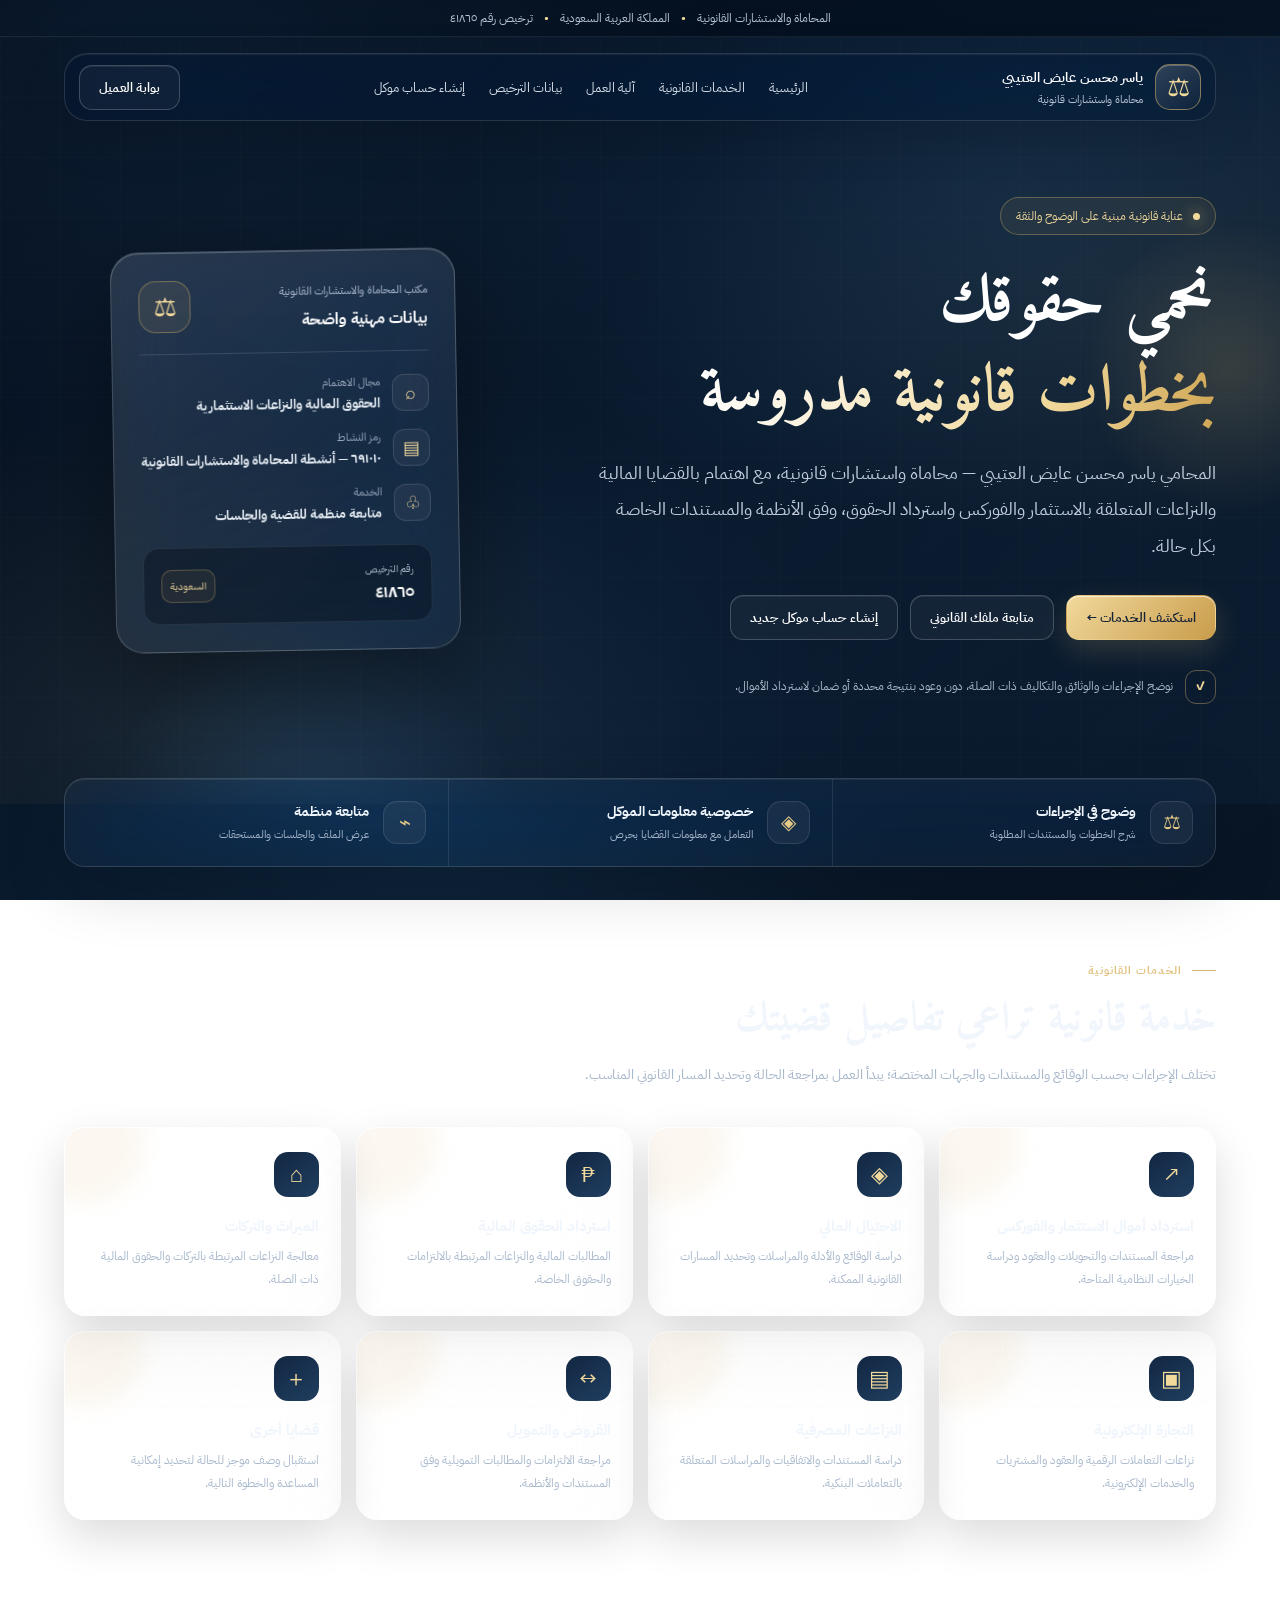
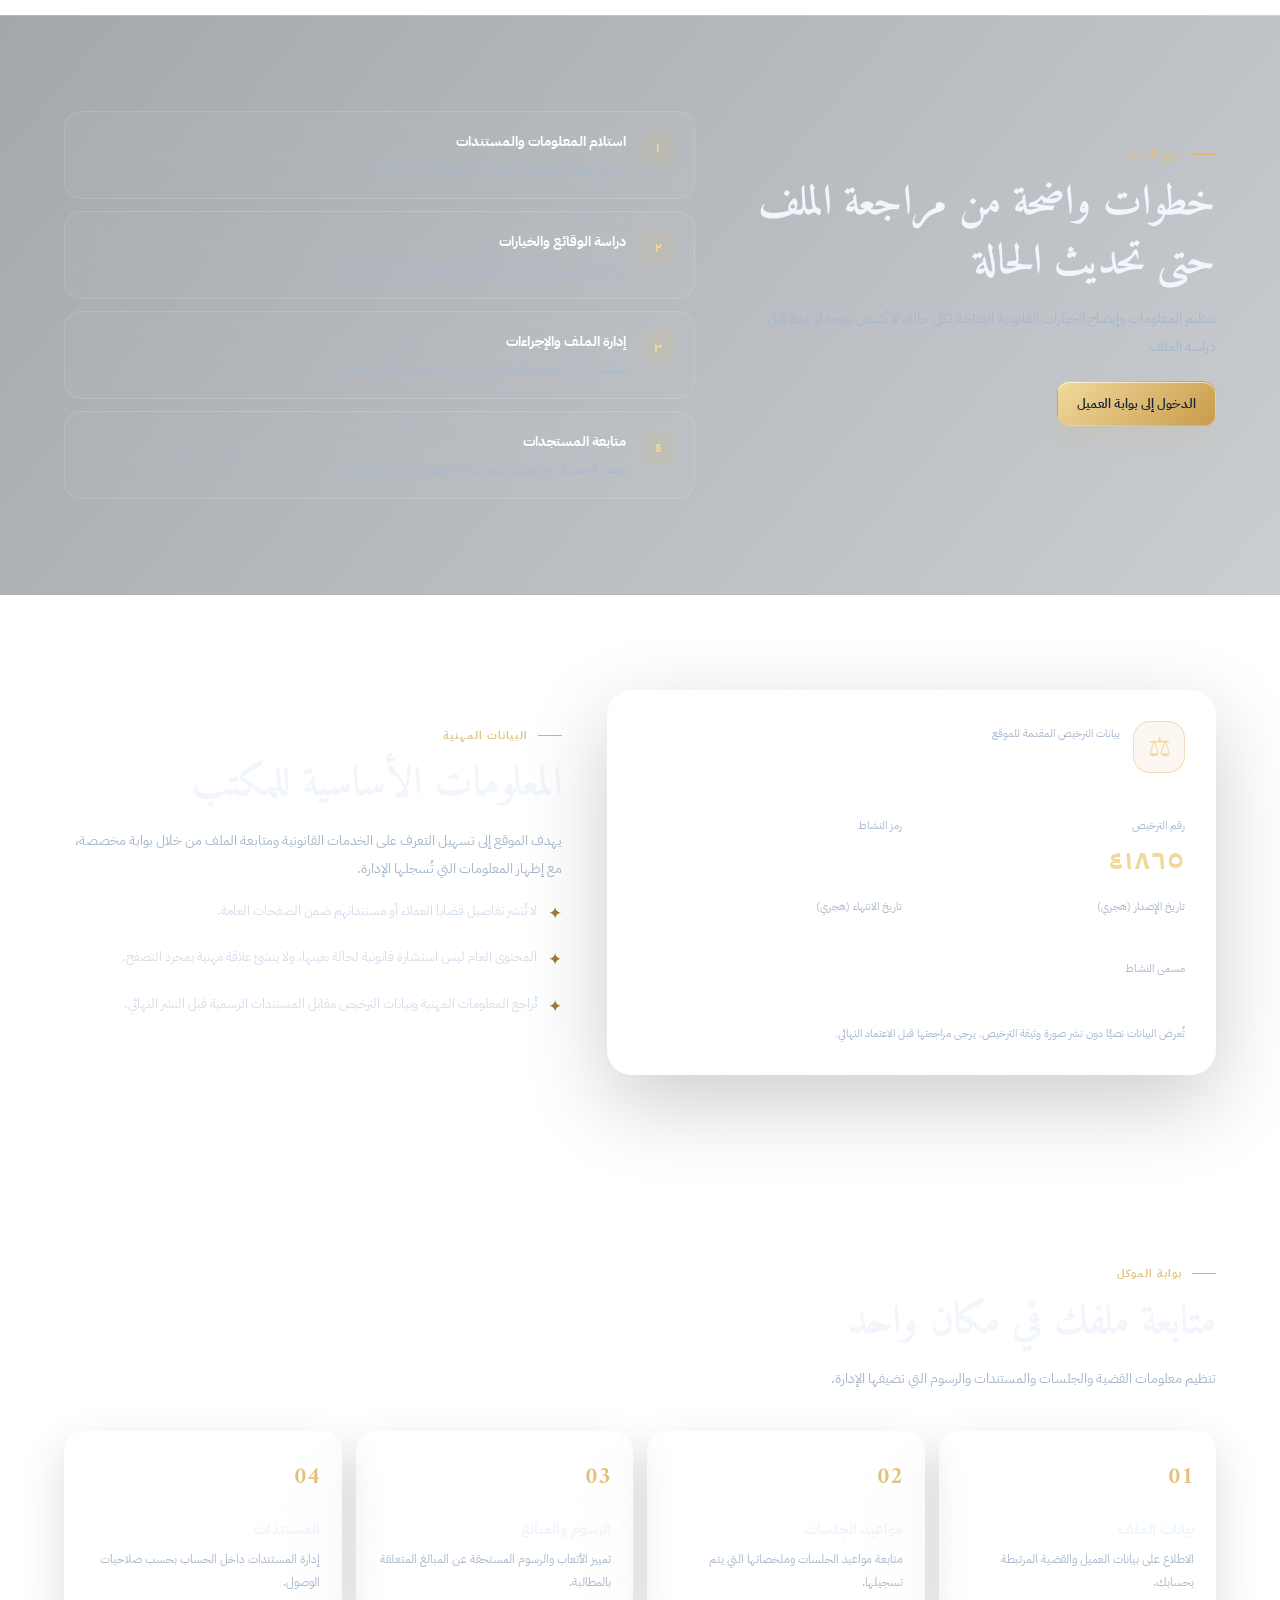
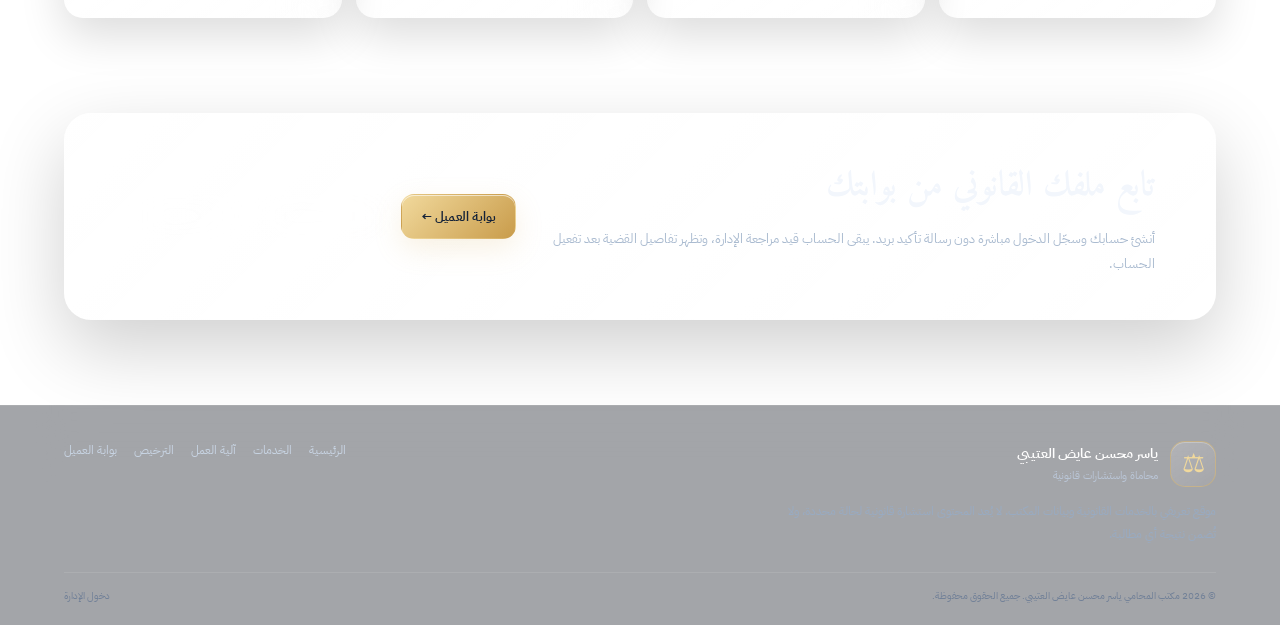
<file: index.html>
<!doctype html>
<html lang="ar" dir="rtl">
<head>
<meta charset="utf-8"><meta name="viewport" content="width=device-width,initial-scale=1"><meta name="theme-color" content="#081426">
<meta name="description" content="المحامي ياسر محسن عايض العتيبي - محاماة واستشارات قانونية، وخدمات للقضايا المالية والنزاعات الاستثمارية.">
<meta property="og:type" content="website">
<meta property="og:locale" content="ar_SA">
<meta property="og:site_name" content="مكتب المحامي ياسر محسن عايض العتيبي">
<meta property="og:title" content="المحامي ياسر محسن عايض العتيبي | محاماة واستشارات قانونية">
<meta property="og:description" content="خدمات قانونية بوضوح وثقة. تعرّف على خدمات مكتب المحامي ياسر العتيبي وتواصل عبر الموقع الرسمي.">
<meta property="og:url" content="https://ksaryad.github.io/alrabie-law/">
<meta property="og:image" content="https://wsrv.nl/?url=ksaryad.github.io%2Falrabie-law%2Fshare-card.svg&amp;w=1200&amp;h=630&amp;fit=cover&amp;output=jpg&amp;q=85">
<meta property="og:image:secure_url" content="https://wsrv.nl/?url=ksaryad.github.io%2Falrabie-law%2Fshare-card.svg&amp;w=1200&amp;h=630&amp;fit=cover&amp;output=jpg&amp;q=85">
<meta property="og:image:type" content="image/jpeg">
<meta property="og:image:width" content="1200">
<meta property="og:image:height" content="630">
<meta property="og:image:alt" content="بطاقة تعريف بمكتب المحامي ياسر محسن عايض العتيبي">
<meta name="twitter:card" content="summary_large_image">
<meta name="twitter:title" content="المحامي ياسر محسن عايض العتيبي | محاماة واستشارات قانونية">
<meta name="twitter:description" content="خدمات قانونية بوضوح وثقة، عبر الموقع الرسمي لمكتب المحامي ياسر العتيبي.">
<meta name="twitter:image" content="https://wsrv.nl/?url=ksaryad.github.io%2Falrabie-law%2Fshare-card.svg&amp;w=1200&amp;h=630&amp;fit=cover&amp;output=jpg&amp;q=85">
<title>المحامي ياسر محسن عايض العتيبي | محاماة واستشارات قانونية</title>
<link rel="preconnect" href="https://fonts.googleapis.com"><link rel="preconnect" href="https://fonts.gstatic.com" crossorigin>
<link href="https://fonts.googleapis.com/css2?family=IBM+Plex+Sans+Arabic:wght@300;400;500;600;700&family=Amiri:wght@400;700&display=swap" rel="stylesheet">
<style>
:root{--navy:#081426;--navy2:#102743;--gold:#d9b56a;--goldLight:#f1d99c;--ink:#142338;--muted:#637186;--paper:#f3f5f8;--glass:rgba(255,255,255,.08)}
*{box-sizing:border-box}html{scroll-behavior:smooth}body{margin:0;font-family:"IBM Plex Sans Arabic",sans-serif;color:var(--ink);background:var(--paper);overflow-x:hidden}a{color:inherit}.topline{padding:9px 20px;background:#050d19;color:#b8c5d7;text-align:center;font-size:12px}.topline b{color:var(--goldLight);font-weight:500;margin:0 8px}
.nav-wrap{position:absolute;top:38px;left:0;right:0;z-index:20;padding:15px 5%}.nav{max-width:1300px;margin:auto;display:flex;align-items:center;justify-content:space-between;gap:20px}.brand{display:flex;align-items:center;gap:12px;text-decoration:none}.mark{width:46px;height:46px;display:grid;place-items:center;border:1px solid rgba(217,181,106,.55);border-radius:15px;color:var(--goldLight);font-size:26px;background:linear-gradient(145deg,rgba(255,255,255,.16),rgba(255,255,255,.02));box-shadow:inset 0 1px 0 rgba(255,255,255,.25)}.brand strong{display:block;color:#fff;font-weight:600;font-size:14px}.brand small{display:block;color:#b9c6d7;font-size:11px;margin-top:3px}.nav-links{display:flex;gap:24px;align-items:center}.nav-links a{font-size:13px;color:#d4dce7;text-decoration:none}.nav-links a:hover{color:var(--goldLight)}.nav-actions{display:flex;gap:9px;align-items:center}.toggle{display:none;color:white;background:var(--glass);border:1px solid #ffffff30;border-radius:11px;padding:8px 12px;font-size:19px}
.btn{display:inline-flex;align-items:center;justify-content:center;gap:8px;text-decoration:none;border:1px solid transparent;border-radius:13px;padding:12px 19px;min-height:44px;font:600 13px "IBM Plex Sans Arabic",sans-serif;cursor:pointer;transition:transform .2s,box-shadow .2s}.btn:hover{transform:translateY(-2px)}.gold{background:linear-gradient(135deg,var(--goldLight),#c99c4b);color:#142238;box-shadow:0 10px 28px #d9b56a30,inset 0 1px #fff9}.glass{border-color:#ffffff38;background:#ffffff0d;color:#fff;backdrop-filter:blur(15px)}
.hero{position:relative;isolation:isolate;overflow:hidden;min-height:690px;padding:160px 5% 100px;color:white;background:radial-gradient(ellipse at 78% 20%,#265a886b,transparent 38%),radial-gradient(ellipse at 15% 90%,#d9b56a22,transparent 33%),linear-gradient(125deg,#050d19,#0b1c32 50%,#142c49)}.hero:before{content:"";position:absolute;inset:0;z-index:-1;opacity:.2;background-image:linear-gradient(#fff1 1px,transparent 1px),linear-gradient(90deg,#fff1 1px,transparent 1px);background-size:60px 60px}.orb{position:absolute;z-index:-1;pointer-events:none;border-radius:50%;filter:blur(3px)}.orb.one{width:300px;height:300px;top:180px;right:-100px;background:radial-gradient(circle,#d9b56a2c,transparent 70%)}.orb.two{width:420px;height:420px;bottom:-230px;left:8%;background:radial-gradient(circle,#4082be30,transparent 70%)}
.hero-grid{max-width:1300px;margin:auto;display:grid;grid-template-columns:1.05fr .75fr;gap:7vw;align-items:center}.eyebrow{display:inline-flex;align-items:center;gap:10px;padding:9px 15px;border:1px solid #d9b56a5c;background:#d9b56a12;color:var(--goldLight);border-radius:50px;font-size:12px;backdrop-filter:blur(18px)}.eyebrow i{width:7px;height:7px;border-radius:50%;background:var(--goldLight);box-shadow:0 0 15px var(--gold)}
h1,h2,h3,p{margin-top:0}.hero h1{font:700 clamp(40px,5.2vw,68px)/1.35 "Amiri",serif;margin:24px 0 16px}.hero h1 em{font-style:normal;background:linear-gradient(100deg,#fff,var(--goldLight) 67%,#cfa553);-webkit-background-clip:text;background-clip:text;color:transparent}.hero-copy{max-width:680px;color:#c0ccdc;line-height:2.05;font-size:clamp(15px,1.4vw,18px);margin-bottom:26px}.hero-actions{display:flex;flex-wrap:wrap;gap:12px;margin:30px 0}.hero-note{display:flex;align-items:center;gap:12px;color:#a9b8ca;font-size:12px;line-height:1.8;max-width:550px}.hero-note b{flex:none;border:1px solid #d9b56a65;color:var(--goldLight);border-radius:11px;padding:5px 9px}
.glass-panel{border:1px solid #ffffff30;border-radius:28px;background:linear-gradient(145deg,#ffffff22,#ffffff08);backdrop-filter:blur(28px) saturate(150%);box-shadow:0 30px 90px #0005,inset 0 1px #ffffff38}.hero-card{padding:27px;max-width:470px;margin:auto;transform:rotate(-1deg)}.card-top{display:flex;justify-content:space-between;align-items:center;gap:14px;padding-bottom:20px;border-bottom:1px solid #ffffff20}.card-top small{color:#aebdd0;font-size:11px}.card-top h3{color:#fff;margin:6px 0 0;font-size:16px}.seal{display:grid;place-items:center;width:52px;height:52px;border-radius:17px;border:1px solid #d9b56a66;background:#d9b56a18;color:var(--goldLight);font-size:26px}.summary{display:grid;gap:16px;padding:22px 0}.summary-row{display:flex;align-items:center;gap:12px;color:#e3eaf2;font-size:13px}.summary-icon{display:grid;place-items:center;flex:none;width:37px;height:37px;border:1px solid #ffffff20;background:#ffffff0c;border-radius:12px;color:var(--goldLight);font-size:18px}.summary-row small{display:block;color:#98a9be;font-size:11px;margin-bottom:3px}.card-foot{display:flex;justify-content:space-between;align-items:center;gap:13px;padding:16px 17px;border-radius:16px;background:#050f1d70;border:1px solid #ffffff15}.card-foot span{display:block;color:#a9b8ca;font-size:10px}.card-foot b{display:block;color:#fff;font-size:16px;margin-top:4px}.license-pill{border:1px solid #d9b56a4d;background:#d9b56a12;color:var(--goldLight)!important;border-radius:10px;padding:8px;white-space:nowrap}
.trust{position:relative;z-index:2;margin-top:-26px;padding:0 5%}.trust-inner{max-width:1200px;margin:auto;display:grid;grid-template-columns:repeat(3,1fr);background:#ffffffd9;border:1px solid #fff;border-radius:21px;box-shadow:0 20px 60px #0f1f3514;backdrop-filter:blur(25px)}.trust-item{display:flex;gap:14px;align-items:center;padding:22px;border-left:1px solid #0f1f3514}.trust-item:last-child{border:0}.trust-icon{display:grid;place-items:center;flex:none;width:43px;height:43px;border-radius:14px;background:#edf0f4;color:#a17b34;font-size:20px}.trust-item strong{display:block;font-size:14px}.trust-item small{display:block;color:var(--muted);font-size:11px;margin-top:4px}
.section{padding:95px 5%}.container{max-width:1240px;margin:auto}.section-header{max-width:720px;margin-bottom:38px}.kicker{display:flex;align-items:center;gap:10px;color:#9d7835;font-weight:700;font-size:11px;letter-spacing:1px;margin-bottom:12px}.kicker:before{content:"";width:24px;height:1px;background:var(--gold)}.section h2{font:700 clamp(30px,4vw,42px)/1.4 "Amiri",serif;color:#0c1b2e;margin:0 0 12px}.section-header p{color:var(--muted);font-size:14px;line-height:2;margin:0}.services{background:linear-gradient(#f5f6f8,#edf1f5)}.services-grid{display:grid;grid-template-columns:repeat(4,1fr);gap:15px}.service{position:relative;overflow:hidden;padding:24px 21px;border-radius:21px;border:1px solid #ffffffeb;background:linear-gradient(145deg,#ffffffe8,#ffffff96);box-shadow:0 10px 30px #1227410b;transition:transform .25s,box-shadow .25s}.service:before{content:"";position:absolute;left:-40px;top:-45px;width:120px;height:120px;border-radius:50%;background:#d9b56a25;filter:blur(10px)}.service:hover{transform:translateY(-5px);box-shadow:0 20px 40px #1227411a}.service-icon{width:45px;height:45px;display:grid;place-items:center;border-radius:14px;background:linear-gradient(145deg,#122742,#203e60);color:var(--goldLight);font-size:22px;margin-bottom:18px}.service h3{position:relative;font-size:15px;margin:0 0 8px;color:#12233a}.service p{position:relative;color:#69778a;font-size:12px;line-height:1.9;margin:0}
.focus{background:linear-gradient(125deg,#081426,#0e2038 60%,#163452);color:#fff;position:relative;overflow:hidden}.focus-grid{display:grid;grid-template-columns:.85fr 1.15fr;gap:55px;align-items:center;position:relative;z-index:1}.focus h2{color:white}.focus .section-header p{color:#aab9cb}.focus-list{display:grid;gap:12px}.focus-row{display:flex;gap:15px;align-items:flex-start;border:1px solid #ffffff23;background:#ffffff0d;border-radius:17px;padding:18px;backdrop-filter:blur(15px)}.focus-row .num{flex:none;width:35px;height:35px;display:grid;place-items:center;border-radius:11px;background:#d9b56a20;color:var(--goldLight);font-size:13px;font-weight:700}.focus-row strong{display:block;font-size:14px;margin:1px 0 6px}.focus-row p{color:#a1b1c4;font-size:12px;line-height:1.85;margin:0}
.license-section{background:#fff}.license-layout{display:grid;grid-template-columns:1.1fr .9fr;gap:45px;align-items:center}.license-card{position:relative;overflow:hidden;color:#fff;background:linear-gradient(145deg,#0c1d33,#142f4e);border-radius:25px;padding:30px;box-shadow:0 24px 80px #020c1c38}.license-title{display:flex;align-items:center;gap:13px;padding-bottom:20px;border-bottom:1px solid #ffffff22}.license-title small{display:block;color:#a4b4c7;font-size:11px;margin-bottom:4px}.license-title strong{font-size:15px}.license-details{display:grid;grid-template-columns:1fr 1fr;gap:18px 20px;padding-top:23px}.license-details span{display:block;font-size:11px;color:#9eafc3;margin-bottom:6px}.license-details strong{display:block;font-size:14px;color:#fff}.license-number{font-size:27px!important;letter-spacing:2px;color:var(--goldLight)!important}.license-note{font-size:11px;color:#97a9bd;line-height:1.8;margin:20px 0 0}.license-copy p{color:var(--muted);line-height:2;font-size:14px}.meta-line{display:flex;gap:11px;align-items:flex-start;margin:16px 0;color:#394a60;font-size:13px;line-height:1.8}.meta-line i{color:#a47d37;font-style:normal;font-size:17px}
.process{background:#eff2f6}.steps{display:grid;grid-template-columns:repeat(4,1fr);gap:14px;counter-reset:step}.step{background:#ffffffc7;border:1px solid #fff;border-radius:19px;padding:24px 21px;counter-increment:step}.step:before{content:"0" counter(step);display:block;color:#c6a05a;font:700 24px "Amiri",serif;margin-bottom:20px}.step h3{font-size:15px;margin:0 0 8px}.step p{color:var(--muted);font-size:12px;line-height:1.9;margin:0}
.cta{padding:0 5% 85px;background:#eff2f6}.cta-panel{max-width:1240px;margin:auto;border-radius:27px;padding:42px clamp(24px,5vw,60px);display:flex;align-items:center;justify-content:space-between;gap:25px;color:#fff;background:radial-gradient(circle at 10% 10%,#d9b56a2b,transparent 30%),linear-gradient(120deg,#0a172a,#193654);box-shadow:0 25px 70px #0814262e}.cta-panel h2{color:white;font:700 clamp(25px,3vw,35px) "Amiri",serif;margin:0 0 10px}.cta-panel p{color:#afbed0;font-size:13px;line-height:1.9;margin:0;max-width:660px}.cta-actions{display:flex;gap:10px;flex-wrap:wrap;flex:none}
.footer{color:#c1ccda;background:#060f1d;padding:35px 5% 20px}.footer-main{max-width:1240px;margin:auto;padding-bottom:27px;display:flex;align-items:flex-start;justify-content:space-between;gap:32px}.footer p{color:#8293aa;font-size:12px;line-height:1.9;max-width:430px;margin:13px 0 0}.footer-links{display:flex;gap:17px;flex-wrap:wrap}.footer-links a{color:#b9c5d3;text-decoration:none;font-size:12px}.footer-links a:hover{color:var(--goldLight)}.footer-bottom{max-width:1240px;margin:auto;border-top:1px solid #ffffff1c;padding-top:14px;display:flex;justify-content:space-between;gap:15px;flex-wrap:wrap;color:#718198;font-size:10px;line-height:1.8}.reveal{opacity:0;transform:translateY(15px);transition:opacity .6s,transform .6s}.reveal.in-view{opacity:1;transform:none}:focus-visible{outline:3px solid #d9b56a;outline-offset:3px}
@media(max-width:1080px){.hero-grid{gap:35px}.services-grid{grid-template-columns:repeat(2,1fr)}.nav-links{gap:12px}.nav-links a{font-size:12px}}
@media(max-width:820px){.nav-wrap{padding:12px 5%}.nav{flex-wrap:wrap}.toggle{display:block}.nav-links{display:none;position:absolute;top:70px;right:5%;left:5%;padding:14px;border:1px solid #ffffff2b;border-radius:17px;background:#081426f5;backdrop-filter:blur(20px);flex-direction:column;align-items:stretch;gap:0}.nav-links.open{display:flex}.nav-links a{padding:12px 8px;font-size:14px}.nav-actions .btn{padding:10px 12px}.hero{padding-top:145px;min-height:0}.hero-grid{grid-template-columns:1fr}.hero-card{max-width:560px;width:100%;transform:none;margin:16px auto 0}.trust-inner{grid-template-columns:1fr}.trust-item{border-left:0;border-bottom:1px solid #0f1f3514;padding:17px 20px}.trust-item:last-child{border-bottom:0}.section{padding:72px 5%}.focus-grid,.license-layout{grid-template-columns:1fr;gap:25px}.steps{grid-template-columns:repeat(2,1fr)}.cta-panel{align-items:flex-start;flex-direction:column}.footer-main{flex-direction:column}}
@media(max-width:520px){.topline{font-size:10px}.brand strong{font-size:11px}.brand small{font-size:9px}.mark{width:39px;height:39px}.nav-actions .btn{font-size:11px;padding:8px 9px}.hero h1{font-size:40px}.hero-actions .btn{width:100%}.hero-card{padding:20px}.trust{padding:0 4%}.section{padding:60px 5%}.services-grid,.steps{grid-template-columns:1fr}.service{padding:21px}.license-card{padding:23px}.license-details{gap:16px 12px}.license-number{font-size:24px!important}.cta{padding:0 5% 60px}.cta-panel{padding:26px 22px}.cta-actions{width:100%}.cta-actions .btn{flex:1}.footer-bottom{flex-direction:column}}
@media(prefers-reduced-motion:reduce){html{scroll-behavior:auto}.reveal{opacity:1;transform:none;transition:none}*,*:before,*:after{animation-duration:.01ms!important;animation-iteration-count:1!important;transition-duration:.01ms!important}}

/* Unified transparent liquid glass — public site */
:root{--ink:#eff5fc;--muted:#aab9cd;--paper:#071426;--glass:rgba(255,255,255,.045)}
html,body,.site-shell{background:radial-gradient(ellipse at 12% 7%,rgba(48,104,158,.21),transparent 35%),radial-gradient(ellipse at 88% 32%,rgba(197,157,83,.105),transparent 30%),radial-gradient(ellipse at 35% 92%,rgba(38,91,139,.17),transparent 37%),linear-gradient(145deg,#06101f,#091a2d 52%,#081525)!important;background-attachment:fixed!important;color:#edf3fb}
body{color:#edf3fb!important}
.topline{background:rgba(3,9,19,.3);border-bottom:1px solid rgba(255,255,255,.07);backdrop-filter:blur(26px)}
.nav{padding:10px 14px;border:1px solid rgba(255,255,255,.13);border-radius:23px;background:rgba(8,23,42,.34);box-shadow:0 16px 50px rgba(0,0,0,.14),inset 0 1px 0 rgba(255,255,255,.08);backdrop-filter:blur(34px) saturate(155%)}
.nav-links.open{background:rgba(8,22,40,.7);border:1px solid rgba(255,255,255,.14);border-radius:20px;backdrop-filter:blur(32px)}
.hero{background:radial-gradient(ellipse at 78% 20%,rgba(38,90,136,.2),transparent 39%),radial-gradient(ellipse at 15% 90%,rgba(217,181,106,.075),transparent 33%),linear-gradient(125deg,rgba(5,13,26,.45),rgba(11,28,50,.31) 50%,rgba(20,44,73,.27))}
.trust-inner{background:rgba(255,255,255,.035);border:1px solid rgba(255,255,255,.14);box-shadow:0 20px 65px rgba(0,0,0,.16),inset 0 1px 0 rgba(255,255,255,.08);backdrop-filter:blur(34px) saturate(160%)}
.trust-item{border-color:rgba(255,255,255,.095)}.trust-item strong{color:#eef4fb}.trust-item small{color:#a4b5ca}.trust-icon{background:rgba(255,255,255,.055);border:1px solid rgba(255,255,255,.1);color:#e4c987}
.section,.services,.license-section,.process,.cta{background:transparent!important}
.section h2,.license-copy h2{color:#f1f5fc!important}.section-header p,.license-copy p{color:#a7b7cb!important}.kicker{color:#e1c17e}.kicker:before{background:#d8b56a}
.service,.step{color:#ecf3fb;border:1px solid rgba(255,255,255,.135);background:linear-gradient(145deg,rgba(255,255,255,.075),rgba(255,255,255,.018))!important;box-shadow:0 17px 45px rgba(0,0,0,.14),inset 0 1px 0 rgba(255,255,255,.08);backdrop-filter:blur(30px) saturate(155%)}
.service:before{background:rgba(217,181,106,.09)}.service:hover{border-color:rgba(217,181,106,.37);box-shadow:0 23px 54px rgba(0,0,0,.21),inset 0 1px 0 rgba(255,255,255,.09)}
.service h3,.step h3{color:#eff5fc}.service p,.step p{color:#a9b9cd}.step:before{color:#e2c17d}
.focus{background:linear-gradient(130deg,rgba(3,12,25,.36),rgba(13,33,56,.22))!important;border-block:1px solid rgba(255,255,255,.07)}
.focus-row{border-color:rgba(255,255,255,.13);background:rgba(255,255,255,.035);backdrop-filter:blur(28px)}.focus-row p{color:#a9b9cd}
.license-card{background:linear-gradient(145deg,rgba(255,255,255,.075),rgba(255,255,255,.018))!important;border:1px solid rgba(255,255,255,.15);box-shadow:0 28px 85px rgba(0,0,0,.2),inset 0 1px 0 rgba(255,255,255,.09);backdrop-filter:blur(32px) saturate(155%)}
.license-title small,.license-details span,.license-note{color:#a8b9ce}.meta-line{color:#d3dfec}
.cta-panel{border:1px solid rgba(255,255,255,.15);background:linear-gradient(135deg,rgba(255,255,255,.075),rgba(255,255,255,.02))!important;box-shadow:0 28px 75px rgba(0,0,0,.19),inset 0 1px 0 rgba(255,255,255,.09);backdrop-filter:blur(34px) saturate(155%)}
.cta-panel h2{color:#f2f6fc}.cta-panel p{color:#aabbd0}
.footer{background:rgba(2,8,17,.36)!important;border-top:1px solid rgba(255,255,255,.09);backdrop-filter:blur(32px)}.footer p{color:#98abc2}.footer-links a{color:#c7d4e3}.footer-bottom{border-color:rgba(255,255,255,.1)}
.btn.glass,.toggle{background:rgba(255,255,255,.045);border-color:rgba(255,255,255,.2);box-shadow:inset 0 1px 0 rgba(255,255,255,.08);backdrop-filter:blur(22px)}
@media(max-width:820px){.nav{background:rgba(8,23,42,.4)}.trust-inner{background:rgba(255,255,255,.035)}.trust-item{border-color:rgba(255,255,255,.1)}}

</style><link rel="icon" type="image/svg+xml" href="favicon.svg">
</head>
<body>
<div class="topline">المحاماة والاستشارات القانونية <b>•</b> المملكة العربية السعودية <b>•</b> ترخيص رقم ٤١٨٦٥</div>
<div class="nav-wrap"><nav class="nav" aria-label="التنقل الرئيسي"><a href="#home" class="brand"><span class="mark" aria-hidden="true">⚖</span><span><strong>ياسر محسن عايض العتيبي</strong><small>محاماة واستشارات قانونية</small></span></a><div class="nav-links" id="navLinks"><a href="#home">الرئيسية</a><a href="#services">الخدمات القانونية</a><a href="#focus">آلية العمل</a><a href="#license">بيانات الترخيص</a><a href="client-register.html">إنشاء حساب موكل</a></div><div class="nav-actions"><a class="btn glass" href="client-login.html">بوابة العميل</a><button class="toggle" id="navToggle" aria-label="فتح القائمة" aria-expanded="false">☰</button></div></nav></div>
<main>
<section class="hero" id="home"><span class="orb one"></span><span class="orb two"></span><div class="hero-grid"><div><span class="eyebrow"><i></i> عناية قانونية مبنية على الوضوح والثقة</span><h1>نحمي حقوقك<br><em>بخطوات قانونية مدروسة</em></h1><p class="hero-copy">المحامي ياسر محسن عايض العتيبي — محاماة واستشارات قانونية، مع اهتمام بالقضايا المالية والنزاعات المتعلقة بالاستثمار والفوركس واسترداد الحقوق، وفق الأنظمة والمستندات الخاصة بكل حالة.</p><div class="hero-actions"><a class="btn gold" href="#services">استكشف الخدمات ←</a><a class="btn glass" href="client-login.html">متابعة ملفك القانوني</a><a class="btn glass" href="client-register.html">إنشاء حساب موكل جديد</a></div><div class="hero-note"><b>✓</b><span>نوضح الإجراءات والوثائق والتكاليف ذات الصلة، دون وعود بنتيجة محددة أو ضمان لاسترداد الأموال.</span></div></div>
<aside class="hero-card glass-panel" aria-label="بيانات المكتب"><div class="card-top"><div><small>مكتب المحاماة والاستشارات القانونية</small><h3>بيانات مهنية واضحة</h3></div><span class="seal">⚖</span></div><div class="summary"><div class="summary-row"><span class="summary-icon">⌕</span><span><small>مجال الاهتمام</small><strong>الحقوق المالية والنزاعات الاستثمارية</strong></span></div><div class="summary-row"><span class="summary-icon">▤</span><span><small>رمز النشاط</small><strong>٦٩١٠١٠ — أنشطة المحاماة والاستشارات القانونية</strong></span></div><div class="summary-row"><span class="summary-icon">♧</span><span><small>الخدمة</small><strong>متابعة منظمة للقضية والجلسات</strong></span></div></div><div class="card-foot"><div><span>رقم الترخيص</span><b>٤١٨٦٥</b></div><span class="license-pill">السعودية</span></div></aside></div></section>
<div class="trust"><div class="trust-inner"><div class="trust-item"><span class="trust-icon">⚖</span><span><strong>وضوح في الإجراءات</strong><small>شرح الخطوات والمستندات المطلوبة</small></span></div><div class="trust-item"><span class="trust-icon">◈</span><span><strong>خصوصية معلومات الموكل</strong><small>التعامل مع معلومات القضايا بحرص</small></span></div><div class="trust-item"><span class="trust-icon">⌁</span><span><strong>متابعة منظمة</strong><small>عرض الملف والجلسات والمستحقات</small></span></div></div></div>
<section class="section services" id="services"><div class="container"><header class="section-header reveal"><div class="kicker">الخدمات القانونية</div><h2>خدمة قانونية تراعي تفاصيل قضيتك</h2><p>تختلف الإجراءات بحسب الوقائع والمستندات والجهات المختصة؛ يبدأ العمل بمراجعة الحالة وتحديد المسار القانوني المناسب.</p></header><div class="services-grid">
<article class="service reveal"><div class="service-icon">↗</div><h3>استرداد أموال الاستثمار والفوركس</h3><p>مراجعة المستندات والتحويلات والعقود ودراسة الخيارات النظامية المتاحة.</p></article>
<article class="service reveal"><div class="service-icon">◈</div><h3>الاحتيال المالي</h3><p>دراسة الوقائع والأدلة والمراسلات وتحديد المسارات القانونية الممكنة.</p></article>
<article class="service reveal"><div class="service-icon">₱</div><h3>استرداد الحقوق المالية</h3><p>المطالبات المالية والنزاعات المرتبطة بالالتزامات والحقوق الخاصة.</p></article>
<article class="service reveal"><div class="service-icon">⌂</div><h3>الميراث والتركات</h3><p>معالجة النزاعات المرتبطة بالتركات والحقوق المالية ذات الصلة.</p></article>
<article class="service reveal"><div class="service-icon">▣</div><h3>التجارة الإلكترونية</h3><p>نزاعات التعاملات الرقمية والعقود والمشتريات والخدمات الإلكترونية.</p></article>
<article class="service reveal"><div class="service-icon">▤</div><h3>النزاعات المصرفية</h3><p>دراسة المستندات والاتفاقيات والمراسلات المتعلقة بالتعاملات البنكية.</p></article>
<article class="service reveal"><div class="service-icon">↔</div><h3>القروض والتمويل</h3><p>مراجعة الالتزامات والمطالبات التمويلية وفق المستندات والأنظمة.</p></article>
<article class="service reveal"><div class="service-icon">＋</div><h3>قضايا أخرى</h3><p>استقبال وصف موجز للحالة لتحديد إمكانية المساعدة والخطوة التالية.</p></article></div></div></section>
<section class="section focus" id="focus"><div class="container focus-grid"><header class="section-header reveal"><div class="kicker">نهج العمل</div><h2>خطوات واضحة من مراجعة الملف حتى تحديث الحالة</h2><p>تنظيم المعلومات وإيضاح الخيارات القانونية المتاحة لكل حالة. لا تُضمن نتيجة أو مدة قبل دراسة الملف.</p><a href="client-login.html" class="btn gold" style="margin-top:20px">الدخول إلى بوابة العميل</a></header><div class="focus-list">
<div class="focus-row reveal"><span class="num">١</span><div><strong>استلام المعلومات والمستندات</strong><p>تجميع العقود والإيصالات والمراسلات والوثائق ذات الصلة.</p></div></div>
<div class="focus-row reveal"><span class="num">٢</span><div><strong>دراسة الوقائع والخيارات</strong><p>مراجعة المستندات وتحديد المسارات والمتطلبات القانونية الممكنة.</p></div></div>
<div class="focus-row reveal"><span class="num">٣</span><div><strong>إدارة الملف والإجراءات</strong><p>تنظيم بيانات القضية والجلسات والرسوم وتحديث ما يلزم للموكل.</p></div></div>
<div class="focus-row reveal"><span class="num">٤</span><div><strong>متابعة المستجدات</strong><p>عرض التحديثات والمواعيد ضمن بوابة العميل حسب الصلاحيات.</p></div></div></div></div></section>
<section class="section license-section" id="license"><div class="container license-layout"><div class="license-card reveal"><div class="license-title"><span class="seal">⚖</span><span><small>بيانات الترخيص المقدمة للموقع</small><strong>المحامي ياسر محسن عايض العتيبي</strong></span></div><div class="license-details"><div><span>رقم الترخيص</span><strong class="license-number">٤١٨٦٥</strong></div><div><span>رمز النشاط</span><strong>٦٩١٠١٠</strong></div><div><span>تاريخ الإصدار (هجري)</span><strong>١٤٤٦/٠٨/٢٦</strong></div><div><span>تاريخ الانتهاء (هجري)</span><strong>١٤٥١/٠٨/٢٦</strong></div><div style="grid-column:1/-1"><span>مسمى النشاط</span><strong>أنشطة المحاماة والاستشارات القانونية</strong></div></div><p class="license-note">تُعرض البيانات نصيًا دون نشر صورة وثيقة الترخيص. يرجى مراجعتها قبل الاعتماد النهائي.</p></div><div class="license-copy reveal"><div class="kicker">البيانات المهنية</div><h2>المعلومات الأساسية للمكتب</h2><p>يهدف الموقع إلى تسهيل التعرف على الخدمات القانونية ومتابعة الملف من خلال بوابة مخصصة، مع إظهار المعلومات التي تُسجلها الإدارة.</p><div class="meta-line"><i>✦</i><span>لا تُنشر تفاصيل قضايا العملاء أو مستنداتهم ضمن الصفحات العامة.</span></div><div class="meta-line"><i>✦</i><span>المحتوى العام ليس استشارة قانونية لحالة بعينها، ولا ينشئ علاقة مهنية بمجرد التصفح.</span></div><div class="meta-line"><i>✦</i><span>تُراجع المعلومات المهنية وبيانات الترخيص مقابل المستندات الرسمية قبل النشر النهائي.</span></div></div></div></section>
<section class="section process" id="process"><div class="container"><header class="section-header reveal"><div class="kicker">بوابة الموكل</div><h2>متابعة ملفك في مكان واحد</h2><p>تنظيم معلومات القضية والجلسات والمستندات والرسوم التي تضيفها الإدارة.</p></header><div class="steps"><article class="step reveal"><h3>بيانات الملف</h3><p>الاطلاع على بيانات العميل والقضية المرتبطة بحسابك.</p></article><article class="step reveal"><h3>مواعيد الجلسات</h3><p>متابعة مواعيد الجلسات وملخصاتها التي يتم تسجيلها.</p></article><article class="step reveal"><h3>الرسوم والمبالغ</h3><p>تمييز الأتعاب والرسوم المستحقة عن المبالغ المتعلقة بالمطالبة.</p></article><article class="step reveal"><h3>المستندات</h3><p>إدارة المستندات داخل الحساب بحسب صلاحيات الوصول.</p></article></div></div></section>
<section class="cta"><div class="cta-panel reveal"><div><h2>تابع ملفك القانوني من بوابتك</h2><p>أنشئ حسابك وسجّل الدخول مباشرة دون رسالة تأكيد بريد. يبقى الحساب قيد مراجعة الإدارة، وتظهر تفاصيل القضية بعد تفعيل الحساب.</p></div><div class="cta-actions"><a class="btn gold" href="client-login.html">بوابة العميل ←</a><a class="btn glass" href="client-register.html">إنشاء حساب جديد</a><a class="btn glass" href="#license">بيانات الترخيص</a></div></div></section>
</main>
<footer class="footer"><div class="footer-main"><div><a href="#home" class="brand"><span class="mark">⚖</span><span><strong>ياسر محسن عايض العتيبي</strong><small>محاماة واستشارات قانونية</small></span></a><p>موقع تعريفي بالخدمات القانونية وبيانات المكتب. لا يُعد المحتوى استشارة قانونية لحالة محددة، ولا تُضمن نتيجة أي مطالبة.</p></div><div class="footer-links"><a href="#home">الرئيسية</a><a href="#services">الخدمات</a><a href="#focus">آلية العمل</a><a href="#license">الترخيص</a><a href="client-login.html">بوابة العميل</a></div></div><div class="footer-bottom"><span>© <span id="year"></span> مكتب المحامي ياسر محسن عايض العتيبي. جميع الحقوق محفوظة.</span><a href="admin-login.html" style="color:#718198;text-decoration:none">دخول الإدارة</a></div></footer>
<script>
const toggle=document.getElementById("navToggle"),links=document.getElementById("navLinks");toggle.addEventListener("click",()=>{const opened=links.classList.toggle("open");toggle.setAttribute("aria-expanded",String(opened));toggle.textContent=opened?"×":"☰"});links.querySelectorAll("a").forEach(link=>link.addEventListener("click",()=>{links.classList.remove("open");toggle.setAttribute("aria-expanded","false");toggle.textContent="☰"}));document.getElementById("year").textContent=new Date().getFullYear();if("IntersectionObserver"in window){const observer=new IntersectionObserver(entries=>entries.forEach(entry=>{if(entry.isIntersecting){entry.target.classList.add("in-view");observer.unobserve(entry.target)}}),{threshold:.12});document.querySelectorAll(".reveal").forEach(el=>observer.observe(el))}else{document.querySelectorAll(".reveal").forEach(el=>el.classList.add("in-view"))}
</script>
</body></html>
</file>
